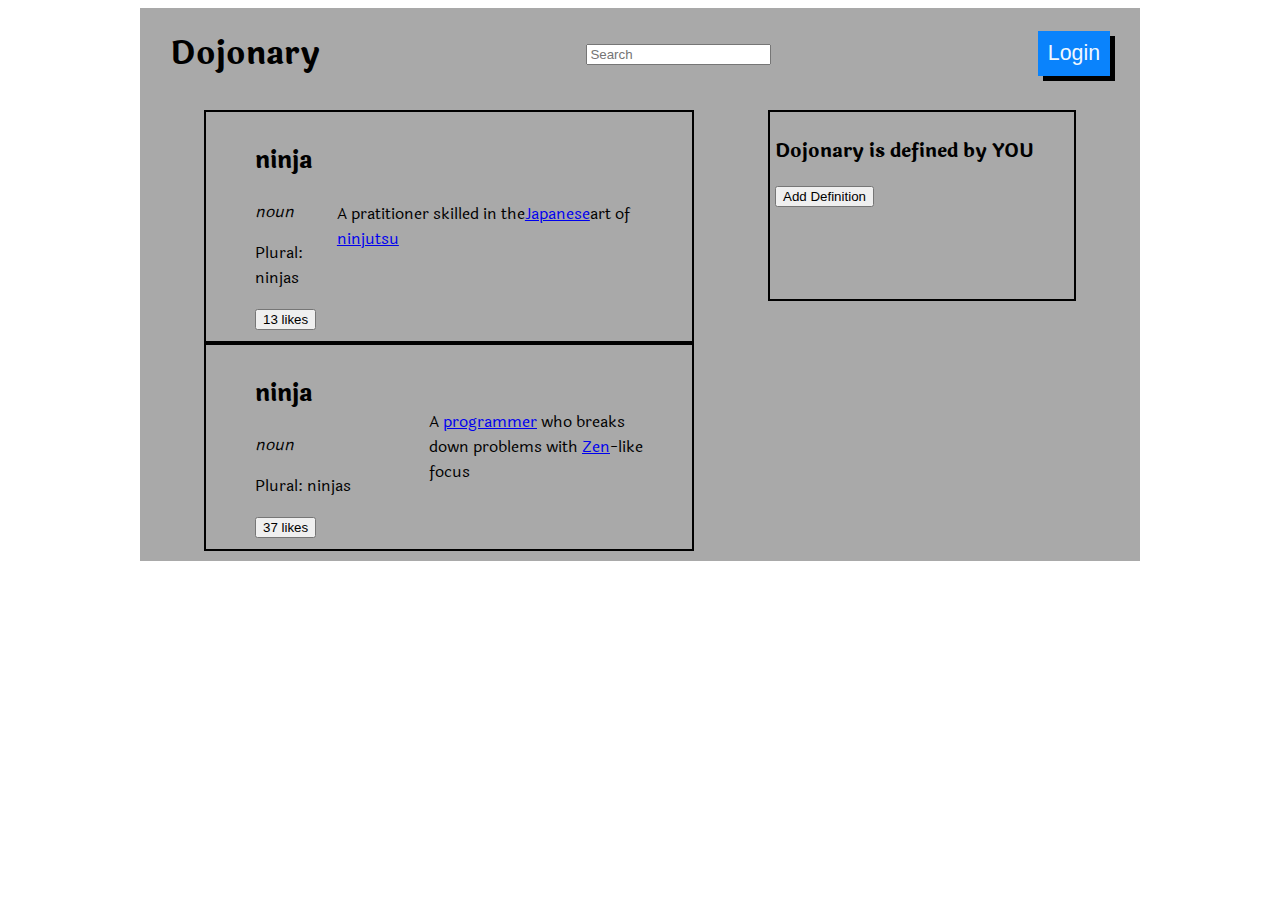
<file: Fisk_Rindy_Button_Clicker/index.html>
<!DOCTYPE html>
<html lang="en">
<head>
    <meta charset="UTF-8">
    <meta http-equiv="X-UA-Compatible" content="IE=edge">
    <meta name="viewport" content="width=device-width, initial-scale=1.0">
    <title>Button Clicker</title>
    <link rel="stylesheet" href="style.css"><link rel="preconnect" href="https://fonts.googleapis.com">
<link rel="preconnect" href="https://fonts.gstatic.com" crossorigin>
<link href="https://fonts.googleapis.com/css2?family=Laila&display=swap" rel="stylesheet">
    <script src="script.js" defer></script>
</head>
<body>
    <div id="wrapper">
        <!--Navbar-->
        <div id="nav">
            <h1 class="nav_title">Dojonary</h1>
            <form>
                <input type="text" name="search" placeholder="Search" class="search">
            </form>
            <button class="button1" onclick="Login(this)">Login</button>
        </div>
        <!--Main Body of page-->
        <div id="main">
            <!--Japanese/Ninjutsu definition of Ninja-->
            <div class="output">
                <div class="japanese">
                    <div class="ninjutsu_title">
                        <h2>ninja</h2>
                        <p><em>noun</em></p>
                        <p>Plural: ninjas</p>
                        <Button class="button2"  onclick="message()">13 likes</Button>
                    </div>
                    <p class="ninjutsu_definition">A pratitioner skilled in the<a href="https://www.merriam-webster.com/dictionary/Japanese">Japanese</a>art of <a href="https://www.merriam-webster.com/dictionary/ninjutsu">ninjutsu</a></p>
                </div>
                <!--Programmer definition of Ninja-->
                <div class="programmer">
                    <div class="programmer_title">
                        <h2>ninja</h2>
                        <p><em>noun</em></p>
                        <p>Plural: ninjas</p>
                        <button class="button3" onclick="message()">37 likes</button>
                    </div>
                    <p class="programmer_definition">
                        <p>A <a href="https://www.merriam-webster.com/dictionary/programmer">programmer</a> who breaks<br>
                        down problems with <a href="https://www.merriam-webster.com/dictionary/Zen">Zen</a>-like<br>
                        focus</p>
                </div>
            </div>
            <!--Adding Definition-->
            <div class="input">
                <h3>Dojonary is defined by YOU</h3>
                <button class="button4" onclick="hide(this)">Add Definition</button>
            </div>
        </div>
    </div>
</body>
</html>
</file>
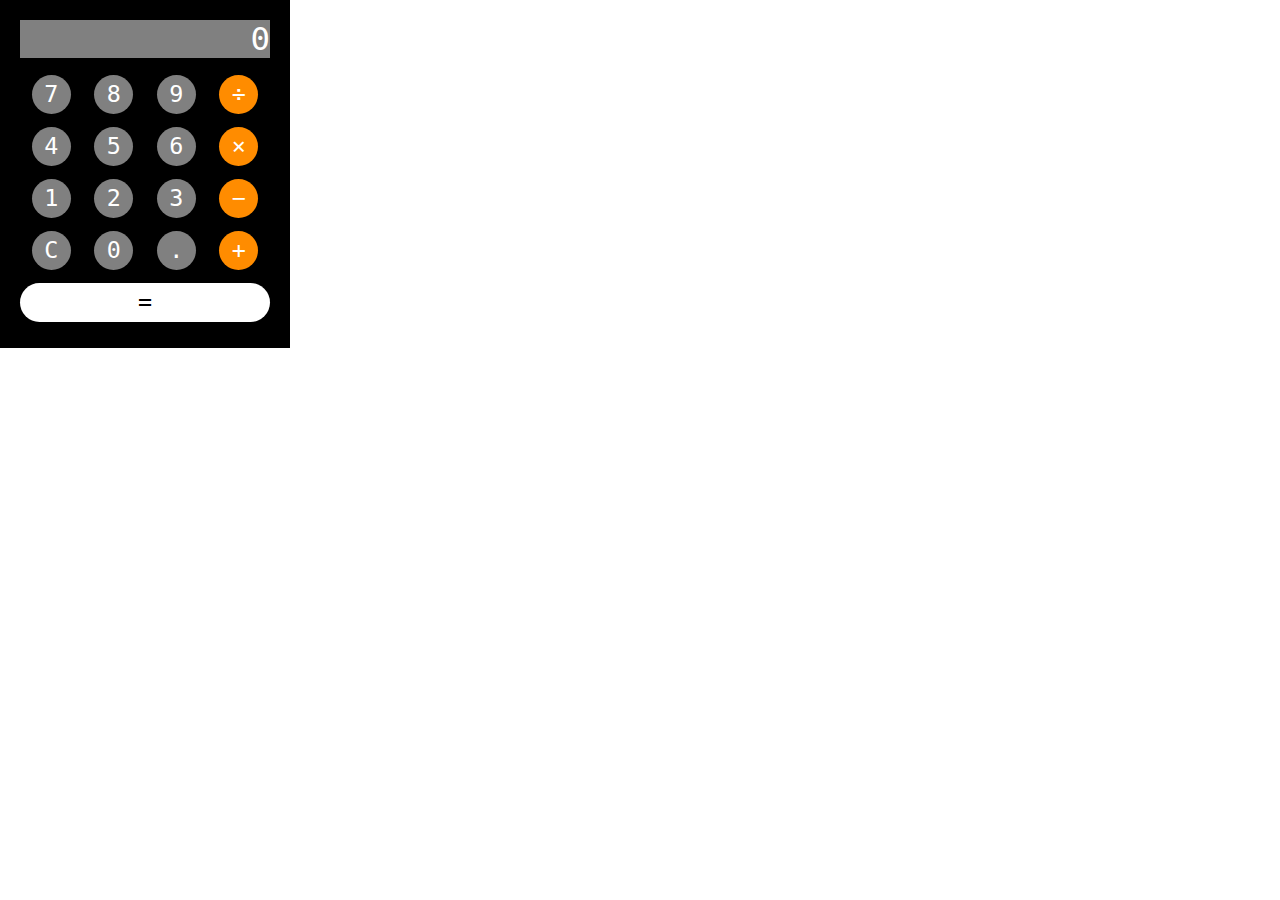
<file: Fisk_Rindy_Calculator/index.html>
<!DOCTYPE html>
<html lang="en">
<head>
    <meta charset="UTF-8">
    <meta http-equiv="X-UA-Compatible" content="IE=edge">
    <meta name="viewport" content="width=device-width, initial-scale=1.0">
    <title>calculator</title>
    <link rel="stylesheet" href="style.css"><script src="script.js" defer></script>
</head>
<body>
    <div id="calculator">
        <div id="display">0</div>
            <div class="row">
                <button onclick="press(7);">7</button>
                <button onclick="press(8);">8</button>
                <button onclick="press(9);">9</button>
                <button class="operator" onclick="setOP('/');">&divide;</button>
            </div>
            <div class="row">
                <button onclick="press(4);">4</button>
                <button onclick="press(5);">5</button>
                <button onclick="press(6);">6</button>
                <button class="operator" onclick="setOP('*');">&times;</button>
            </div>
            <div class="row">
                <button onclick="press(1);">1</button>
                <button onclick="press(2);">2</button>
                <button onclick="press(3);">3</button>
                <button class="operator" onclick="setOP('-');">&minus;</button>
            </div>
            <div class="row">
                <button onclick="clr();">C</button>
                <button onclick="press(0);">0</button>
                <button onclick="press('.');">.</button>
                <button class="operator" onclick="setOP('+');">&plus;</button>
            </div>
            <div class="row">
                <button id="equals" onclick="calculate()">&equals;</div>
            </div>
        </div>
    </div>  
    
</body>
</html>
</file>
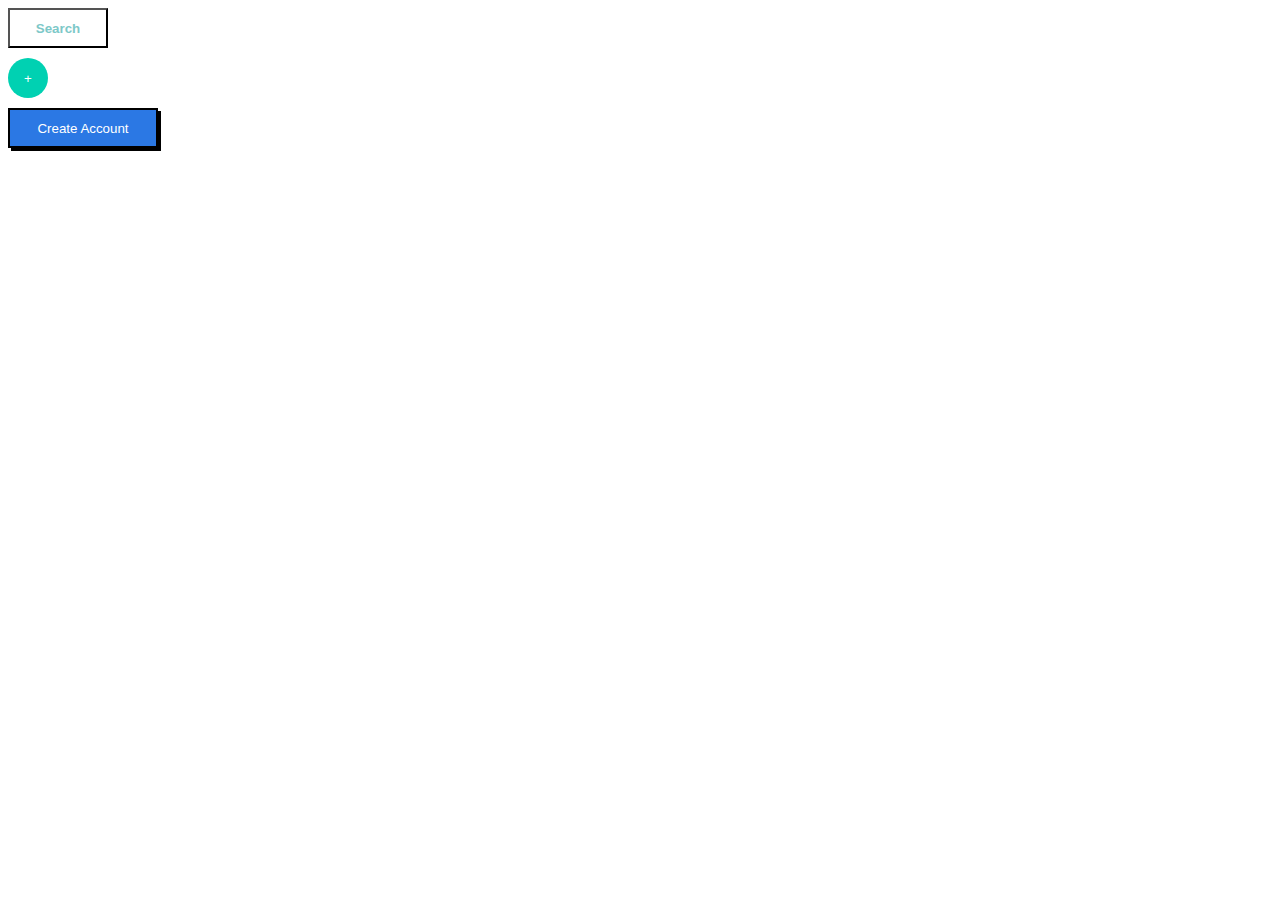
<file: Fisk_Rindy_CSS_Button_Up/index.html>
<!DOCTYPE html>
<html lang="en">
<head>
    <meta charset="UTF-8">
    <meta http-equiv="X-UA-Compatible" content="IE=edge">
    <meta name="viewport" content="width=device-width, initial-scale=1.0">
    <title>Button Up</title>
    <link rel="stylesheet" href="style.css">
</head>
<body>
    <button class="btn-search">Search</button>
    <button class="btn-add">+</button>
    <button class = "btn-primary">Create Account</button>
</body>
</html>
</file>
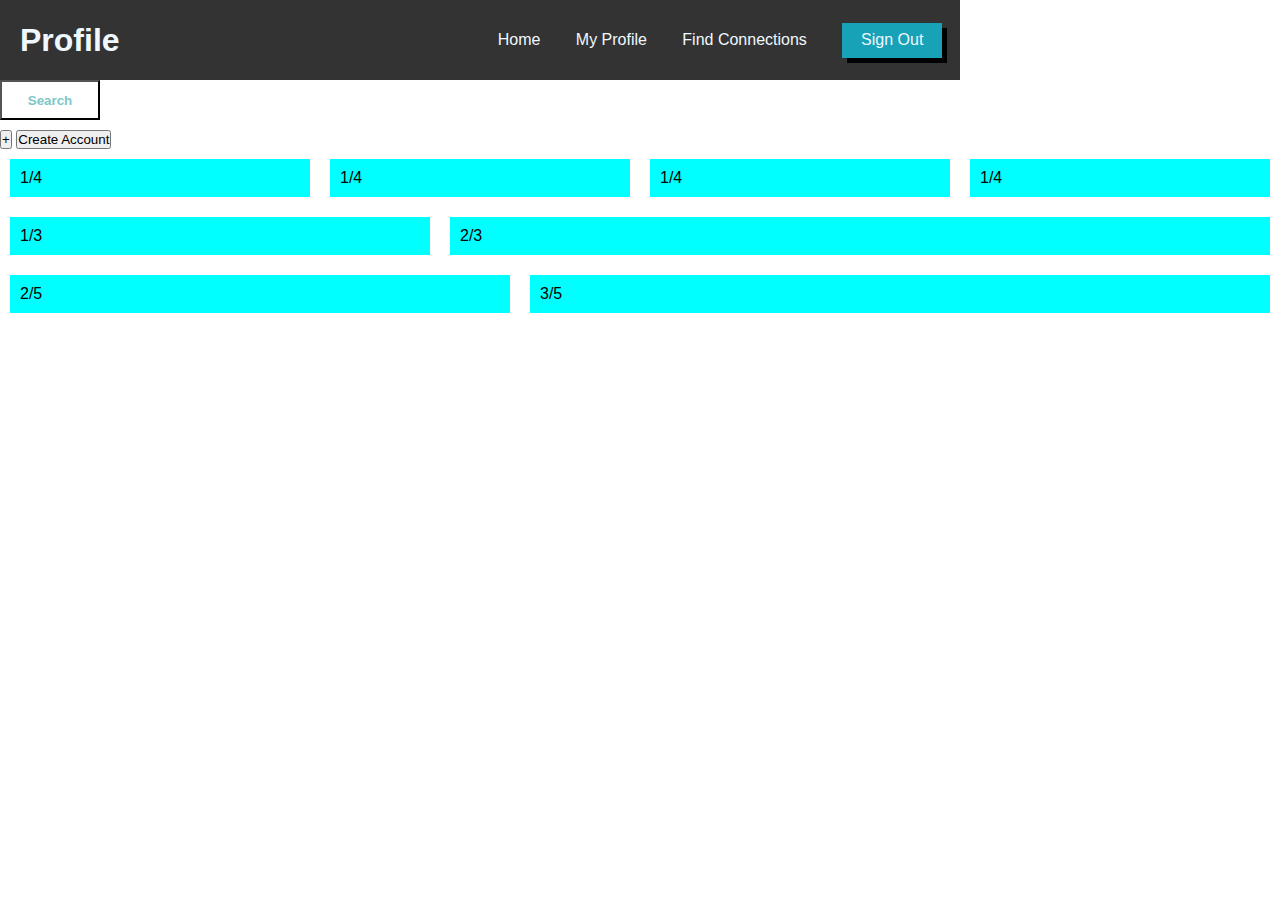
<file: Fisk_Rindy_CSS_Library/index.html>
<!DOCTYPE html>
<html lang="en">
<head>
    <meta charset="UTF-8">
    <meta http-equiv="X-UA-Compatible" content="IE=edge">
    <meta name="viewport" content="width=device-width, initial-scale=1.0">
    <title>Document</title>
    <link rel="stylesheet" href="dojo.css">
</head>
<body>
        
    <!--Navbar-->
    <div class="nav">
        <h1 class="nav-title">Profile</h1>
        <ul class="nav-links">
            <li><a href="#">Home</a></li>
            <li><a href="#" class="active">My Profile</a></li>
            <li><a href="#">Find Connections</a></li>
            <li><button class="btn">Sign Out</button></li>
        </ul>
    </div>

    <!--Button-->
    <div>
        <button class="btn-search">Search</button>
        <button class="btn-add">+</button>
        <button class = "btn-primary">Create Account</button>
    </div>

        <!--Flex-ible columns-->
    <div>
        <div class="row">
            <div class="col">1/4</div>
            <div class="col">1/4</div>
            <div class="col">1/4</div>
            <div class="col">1/4</div>
        </div>
        <div class="row">
            <div class="col">1/3</div> 
            <div class="col-2">2/3</div>
        </div>
        <div class="row">
            <div class="col-2">2/5</div>
            <div class="col-3">3/5</div>
        </div>      
    </div>

</body>
</html>
</file>
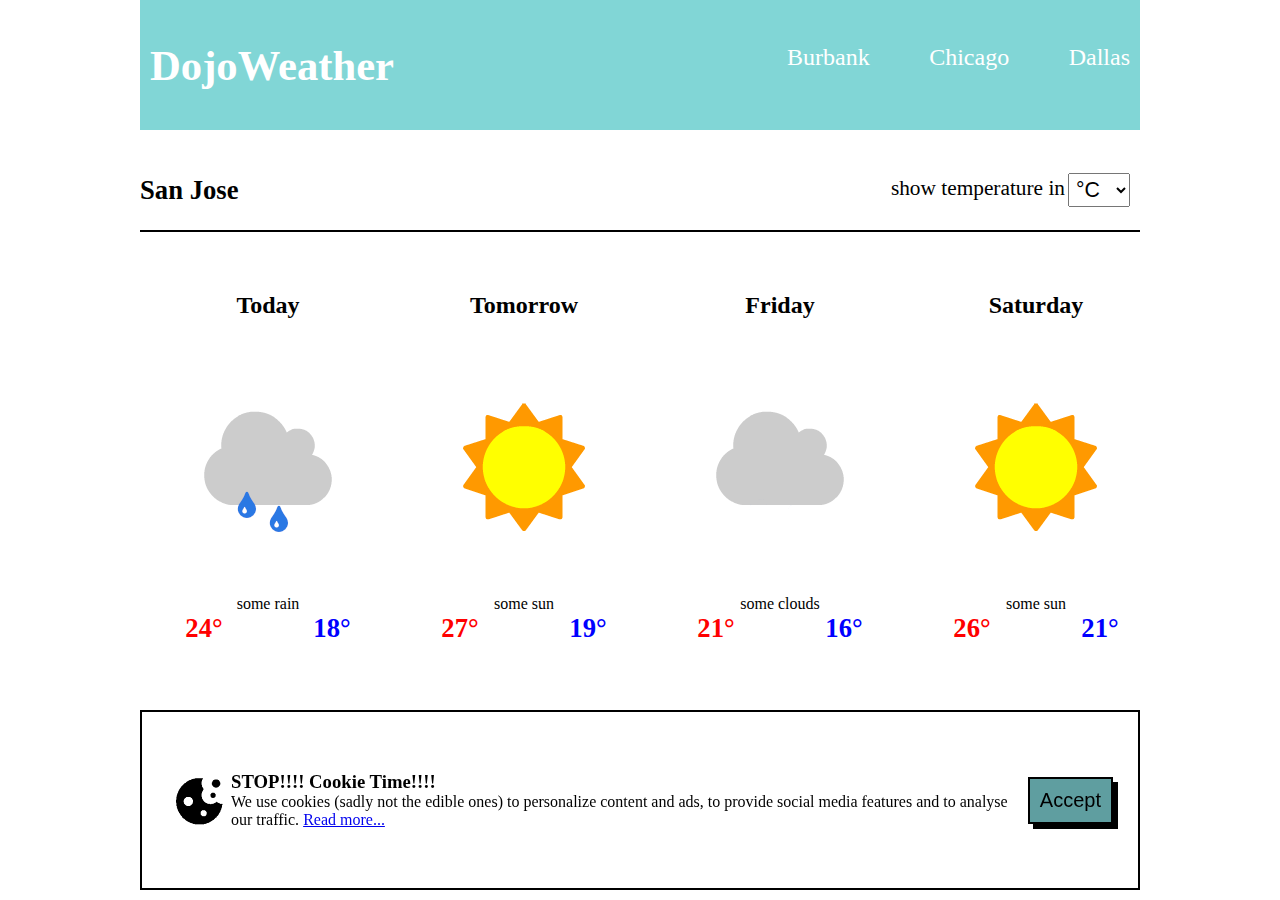
<file: Fisk_Rindy_DojoWeather/index.html>
<!DOCTYPE html>
<html lang="en">
<head>
    <meta charset="UTF-8">
    <meta http-equiv="X-UA-Compatible" content="IE=edge">
    <meta name="viewport" content="width=device-width, initial-scale=1.0">
    <title>DojoWeather</title>
    <link rel="stylesheet" href="style.css">
    <script src="script.js" defer></script>
</head>
<body>
    <div id="wrapper">

        <!--navbar-->

        <div id="nav">
            <h1>DojoWeather</h1>
            <ul class="cities">
                <li onclick="loading_report()"><a href="#">Burbank</a></li>
                <li onclick="loading_report()"><a href="#">Chicago</a></li>
                <li onclick="loading_report()"><a href="#">Dallas</a></li>
            </ul>
        </div>

        <!--Body of Forcast page-->

        <div id="town_forcast">

            <!--town top-->

            <div class="town_banner">
                <h2>San Jose</h2>
                <form>
                    <p>show temperature in</p>
                    <select name="celsius_fahrenheit" onchange="temp_select(this)">
                        <option>°C</option>
                        <option>°F</option>
                    </select>
                </form>
            </div>

            <!--Days-->

            <div class="forcast_columns">
                <div class="forcast">
                    <h2>Today</h2>
                    <img src="assets/some_rain.png" alt="some_rain">
                    <p>some rain</p>
                    <p class="degrees">
                        <span class="top_temp" id="temp1">24</span>
                        <span class="low_temp" id="temp2">18</span>
                    </p>
                </div>
                <div class="forcast">
                    <h2>Tomorrow</h2>
                    <img src="assets/some_sun.png" alt="some_sun">
                    <p>some sun</p>
                    <p class="degrees">
                        <span class="top_temp" id="temp3">27</span>
                        <span class="low_temp" id="temp4">19</span>
                    </p>
                </div>
                <div class="forcast">
                    <h2>Friday</h2>
                    <img src="assets/some_clouds.png" alt="some_clouds">
                    <p>some clouds</p>
                    <p class="degrees">
                        <span class="top_temp" id="temp5">21</span>
                        <span class="low_temp" id="temp6">16</span>
                    </p>
                </div>
                <div class="forcast">
                    <h2>Saturday</h2>
                    <img src="assets/some_sun.png" alt="some_sun">
                    <p>some sun</p>
                    <p class="degrees">
                        <span class="top_temp" id="temp7">26</span>
                        <span class="low_temp" id="temp8">21</span>
                    </p>
                </div>
            </div>
        </div>
    </div>

    <!--POP UP Alert-->

    <div id="popup">
        <div class="cookiePopup">
            <img src="assets/cookie.png" alt="policy">
            <div class="notice">
                <h3> STOP!!!! Cookie Time!!!!</h3>
                <p>We use cookies (sadly not the edible ones) to personalize content and ads, to provide social media features and to analyse our traffic. <a href="#">Read more... </a></p>
            </div>
            <button class="popup_button" onclick="accept()">Accept</button>
        </div>
    </div>
</body>
</html>
</file>
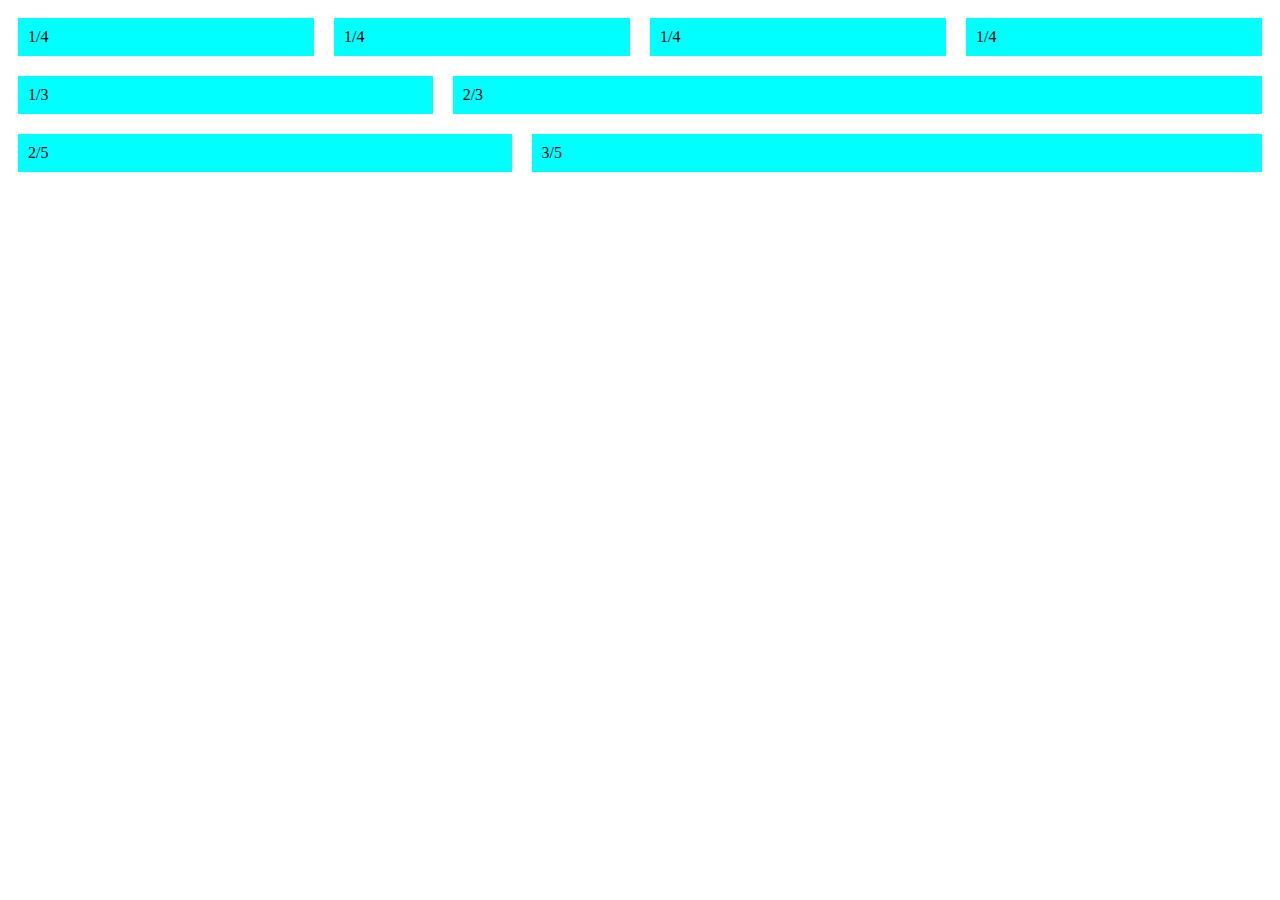
<file: Fisk_Rindy_Flex-ible_Columns/index.html>
<!DOCTYPE html>
<html lang="en">
<head>
    <meta charset="UTF-8">
    <meta http-equiv="X-UA-Compatible" content="IE=edge">
    <meta name="viewport" content="width=device-width, initial-scale=1.0">
    <title>Flexible Columns</title>
    <link rel="stylesheet" href="style.css">
</head>
<body>
    <div class="row">
        <div class="col">1/4</div>
        <div class="col">1/4</div>
        <div class="col">1/4</div>
        <div class="col">1/4</div>
    </div>
    <div class="row">
        <div class="col">1/3</div> 
        <div class="col-2">2/3</div>
    </div>
    <div class="row">
        <div class="col-2">2/5</div>
        <div class="col-3">3/5</div>
    </div>      
</body>
</html>
</file>
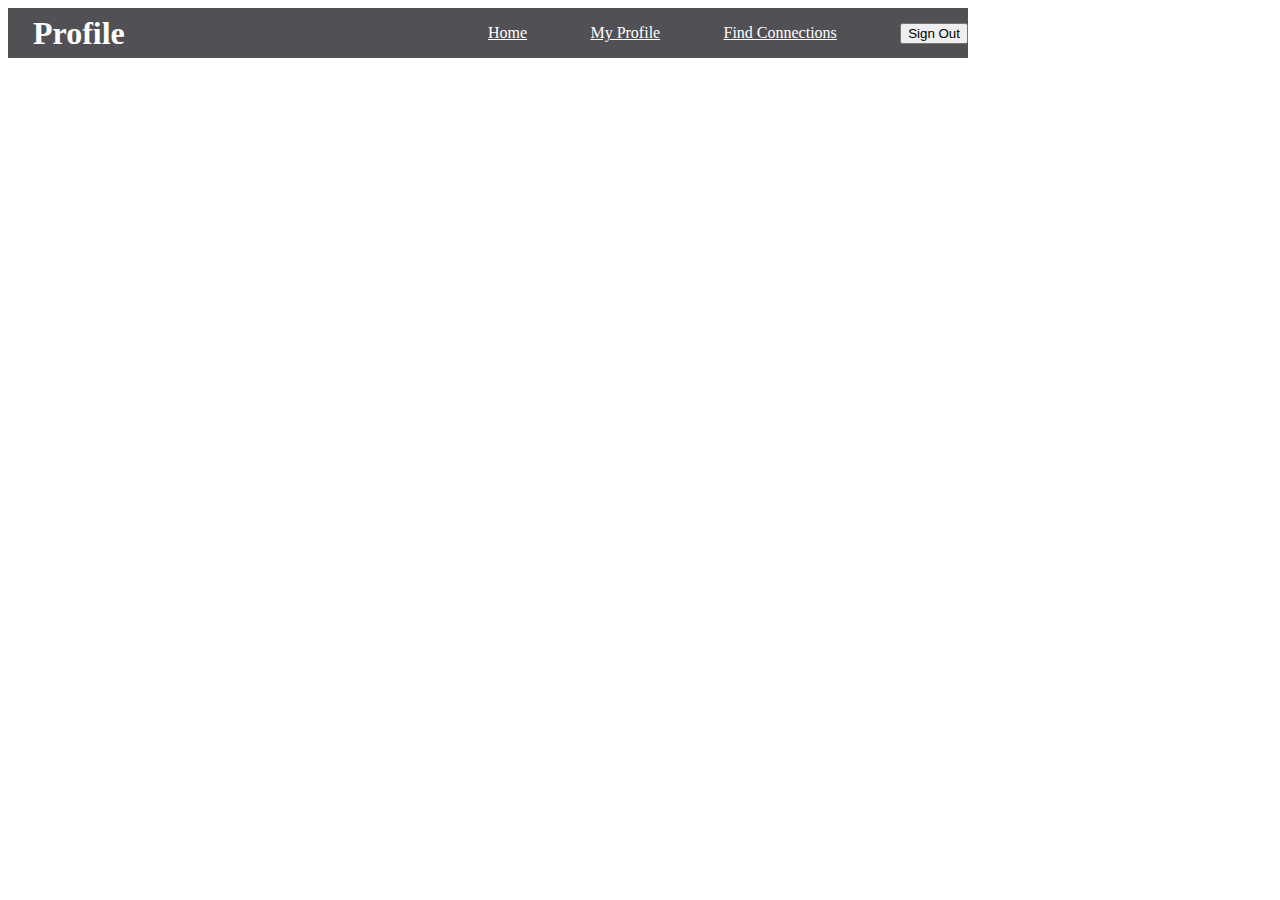
<file: Fisk_Rindy_Flex_Navbar/index.html>
<!DOCTYPE html>
<html lang="en">
<head>
    <meta charset="UTF-8">
    <meta http-equiv="X-UA-Compatible" content="IE=edge">
    <meta name="viewport" content="width=device-width, initial-scale=1.0">
    <title>Flex Navbar</title>
    <link rel="stylesheet" href="style.css">
</head>
<body>
    <div class="nav">
        <h1 class="nav-title">Profile</h1>
        <ul class="nav-links">
            <li><a href="#">Home</a></li>
            <li><a href="#" class="active">My Profile</a></li>
            <li><a href="#">Find Connections</a></li>
            <li><button class="btn">Sign Out</button></li>
        </ul>
    </div>  
</body>
</html>
</file>
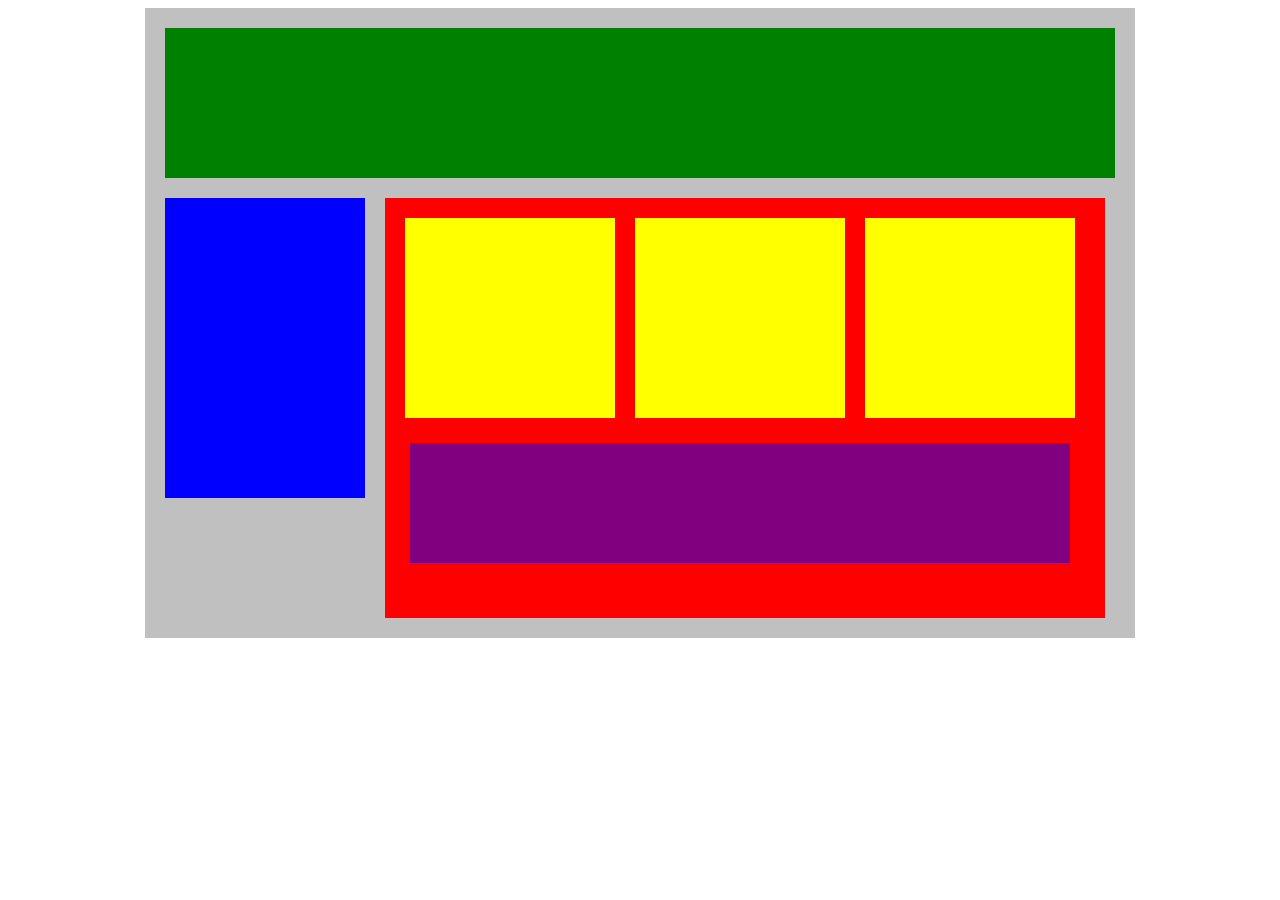
<file: Fisk_Rindy_Flex_Our_Blocks/index.html>
<!DOCTYPE html>
<html lang="en">
<head>
    <title>Position Practice</title>
    <link rel="stylesheet" type="text/css" href="style.css">
</head>
<body>
    <div class="container">
        <div class="top-nav"></div>
        <div class="row">
            <div class="side-nav"></div>
            <div class="main">
                <div class="row">
                    <div class="sub-content"></div>
                    <div class="sub-content"></div>
                    <div class="sub-content"></div>
                </div>
                <div id="advertisement"></div>
            </div>
        </div>
    </div>
</body>
</html>
</file>
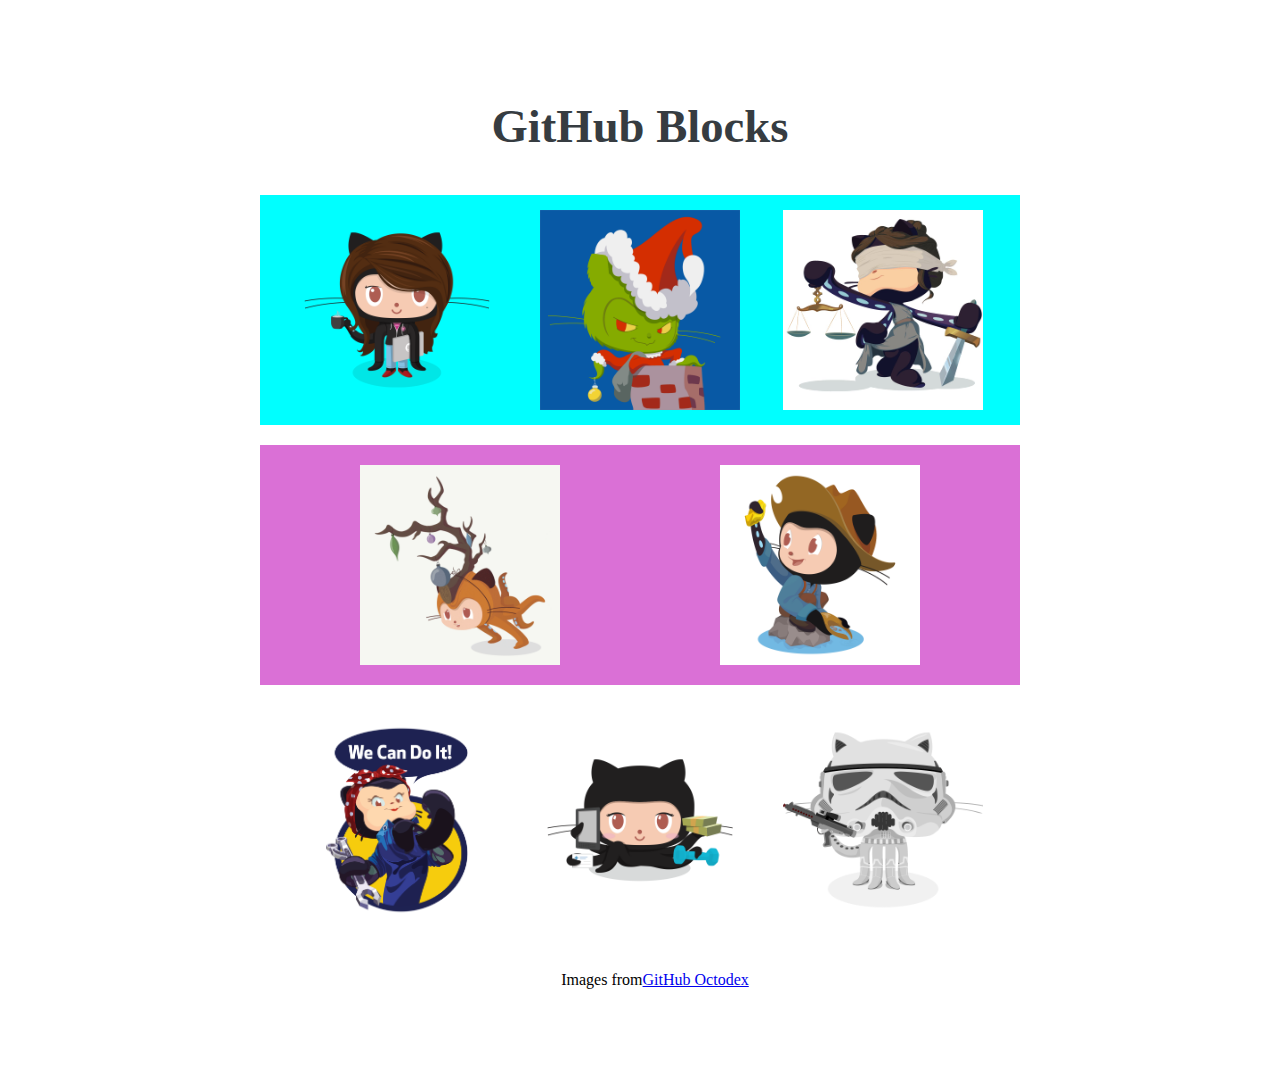
<file: Fisk_Rindy_GitHub_Blocks/index.html>
<!DOCTYPE html>
<html lang="en">
<head>
    <meta charset="UTF-8">
    <meta http-equiv="X-UA-Compatible" content="IE=edge">
    <meta name="viewport" content="width=device-width, initial-scale=1.0">
    <title>Cat Pictures</title>
    <link rel="stylesheet" href="style.css">
</head>
<body>
    <div id="wrapper">
        <h1>GitHub Blocks</h1>
        <div class="blue">
            <img src="img/femalecodertocat.png" alt="Female Coder Cat">
            <img src="img/grinchtocat.gif" alt="Grinch Cat">
            <img src="img/justicetocat.jpg" alt="Justice Cat">
        </div>
        <div class="pink">
            <img src="img/maxtocat.gif" alt="Max Cat">
            <img src="img/minertocat.png" alt="Miner Cat">
        </div>
        <div class="white">
            <img src="img/mona-the-rivetertocat.png" alt="Riveter Cat">
            <img src="img/motherhubbertocat.png" alt="Mother Hubber Cat">
            <img src="img/stormtroopocat.png" alt="Storm Trooper Cat">
        </div>
        <div class="github">
            <p>Images from<a href="https://octodex.github.com">GitHub Octodex</a></p>
        </div>
    </div>
</body>
</html>
</file>
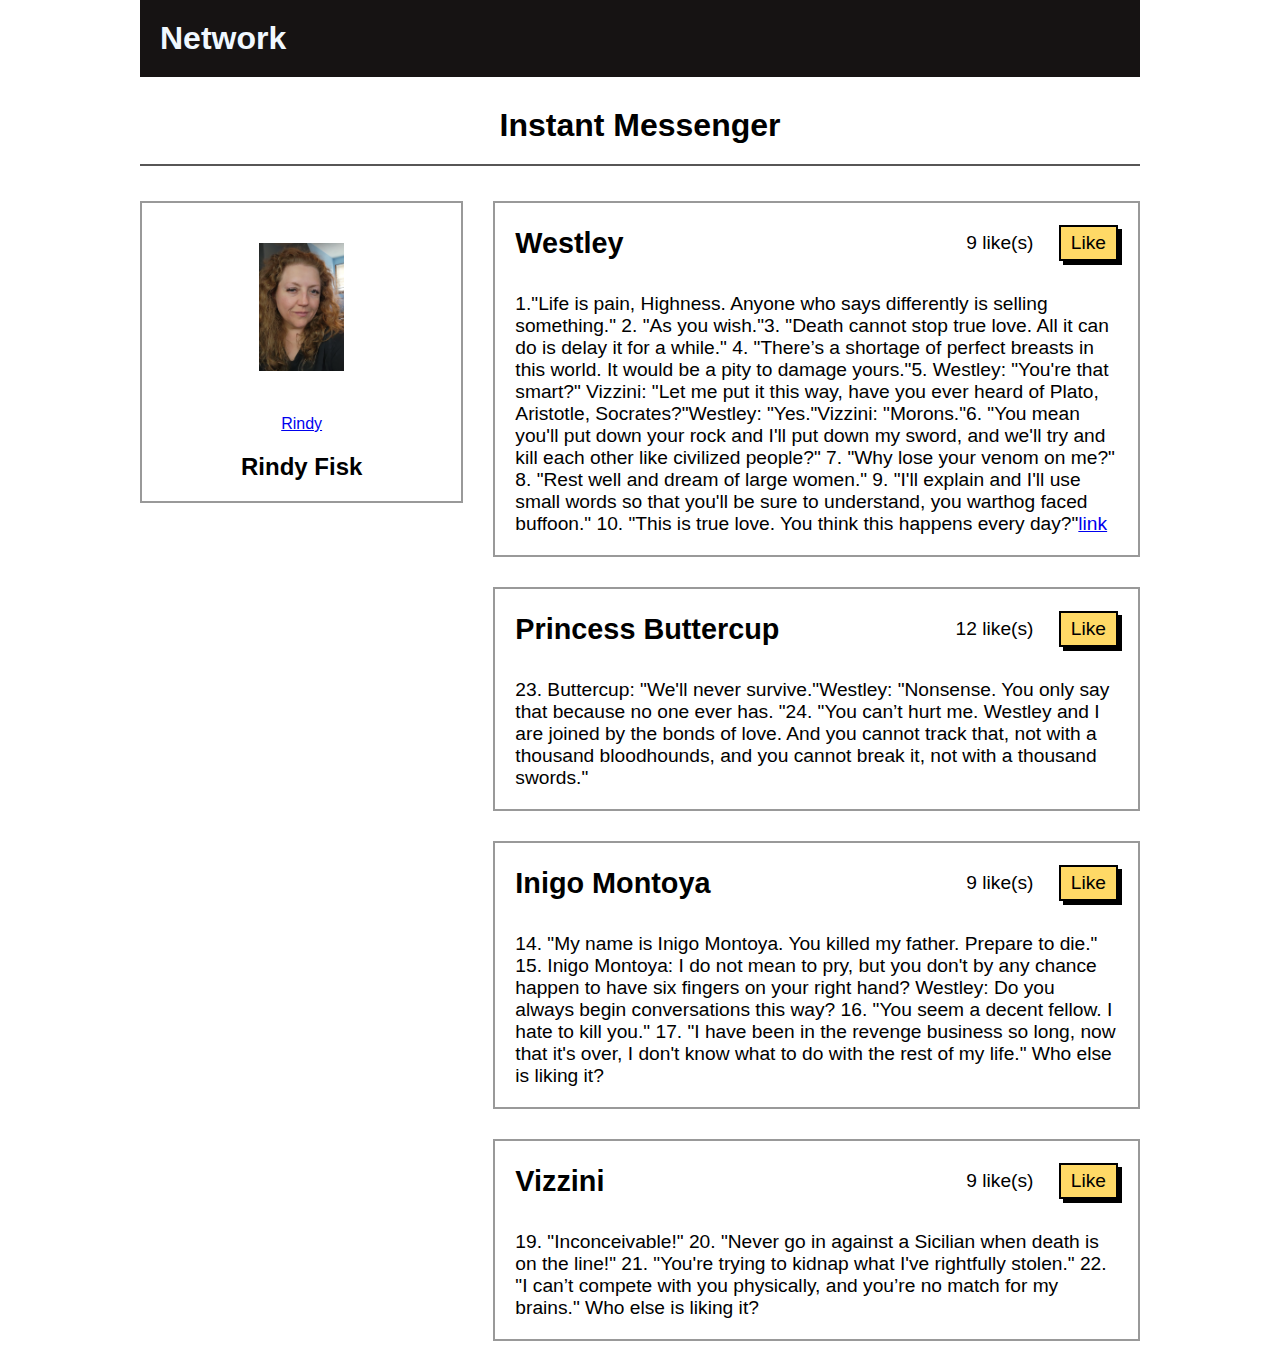
<file: Fisk_Rindy_Likes_Vol_2/index.html>
<!DOCTYPE html>
<html lang="en">
<head>
    <meta charset="UTF-8">
    <meta http-equiv="X-UA-Compatible" content="IE=edge">
    <meta name="viewport" content="width=device-width, initial-scale=1.0">
    <title>Likes</title>
    <link rel="stylesheet" href="style.css">
    <script src="script.js" defer></script>
</head>
<body>
    <div class="container">
        <!--Heading of page-->
        <div class="top">
            <h1>Network</h1>
        </div>
        <!--Title-->
        <h1 class="title">Instant Messenger</h1>
        <div class="banner_line">
            <!--Left Side w/ Avatar-->
            <div class="left">
                <div class="me">
                    <img src="img/Screenshot 2023-04-04 155504.png" alt="user" class="avatar">
                    <p><a href="#">Rindy</a></p>
                    <h2>Rindy Fisk</h2>
                </div>
            </div>

            <!--Right Side w/ Posts-->
            
            <div class="right">
                <div class="post">
                    <!--Westley-->
                    <div class="top-line">
                        <h2>Westley</h2>
                        <div class="likes">
                            <span id="post1">9 like(s)</span>
                            <button class="like-btn" onclick="like1()">Like</button>
                        </div>
                    </div>
                    <p>1."Life is pain, Highness. Anyone who says differently is selling something." 2. "As you wish."3. "Death cannot stop true love. All it can do is delay it for a while."  4. "There’s a shortage of perfect breasts in this world. It would be a pity to damage yours."5. Westley: "You're that smart?" Vizzini: "Let me put it this way, have you ever heard of Plato, Aristotle, Socrates?"Westley:  "Yes."Vizzini: "Morons."6. "You mean you'll put down your rock and I'll put down my sword, and we'll try and kill each other like civilized people?" 7. "Why lose your venom on me?" 8. "Rest well and dream of large women." 9. "I'll explain and I'll use small words so that you'll be sure to understand, you warthog faced buffoon." 10. "This is true love. You think this happens every day?"<a href="https://parade.com/983468/alexandra-hurtado/princess-bride-quotes/">link</a></p>
                </div>
                <!--Princess Buttercup-->
                <div class="post">
                    <div class="top-line">
                        <h2>Princess Buttercup</h2>
                        <div class="likes">
                            <span id="post2">12 like(s)</span>
                            <button class="like-btn" onclick="like2()">Like</button>
                        </div>
                    </div>
                    <p>23. Buttercup: "We'll never survive."Westley: "Nonsense. You only say that because no one ever has. "24. "You can’t hurt me. Westley and I are joined by the bonds of love. And you cannot track that, not with a thousand bloodhounds, and you cannot break it, not with a thousand swords." </p>
                </div>
                <!--Inigo Montoya-->
                <div class="post">
                    <div class="top-line">
                        <h2>Inigo Montoya</h2>
                        <div class="likes">
                            <span id="post3">9 like(s)</span>
                            <button class="like-btn" onclick="like3()">Like</button>
                        </div>
                    </div>
                    <p>14. "My name is Inigo Montoya. You killed my father. Prepare to die." 15. Inigo Montoya: I do not mean to pry, but you don't by any chance happen to have six fingers on your right hand? Westley: Do you always begin conversations this way? 16. "You seem a decent fellow. I hate to kill you." 17. "I have been in the revenge business so long, now that it's over, I don't know what to do with the rest of my life." Who else is liking it?</p>
                </div>
                <!--Vizzini-->
                <div class="post">
                    <div class="top-line">
                        <h2>Vizzini</h2>
                        <div class="likes">
                            <span id="post4">9 like(s)</span>
                            <button class="like-btn" onclick="like4()">Like</button>
                        </div>
                    </div>
                    <p>19. "Inconceivable!" 20. "Never go in against a Sicilian when death is on the line!" 21. "You're trying to kidnap what I've rightfully stolen." 22. "I can’t compete with you physically, and you’re no match for my brains." Who else is liking it?</p>
                </div>
            </div>
        </div>
    </div>
    <script src="script.js"></script>
</body>
</html>
</file>
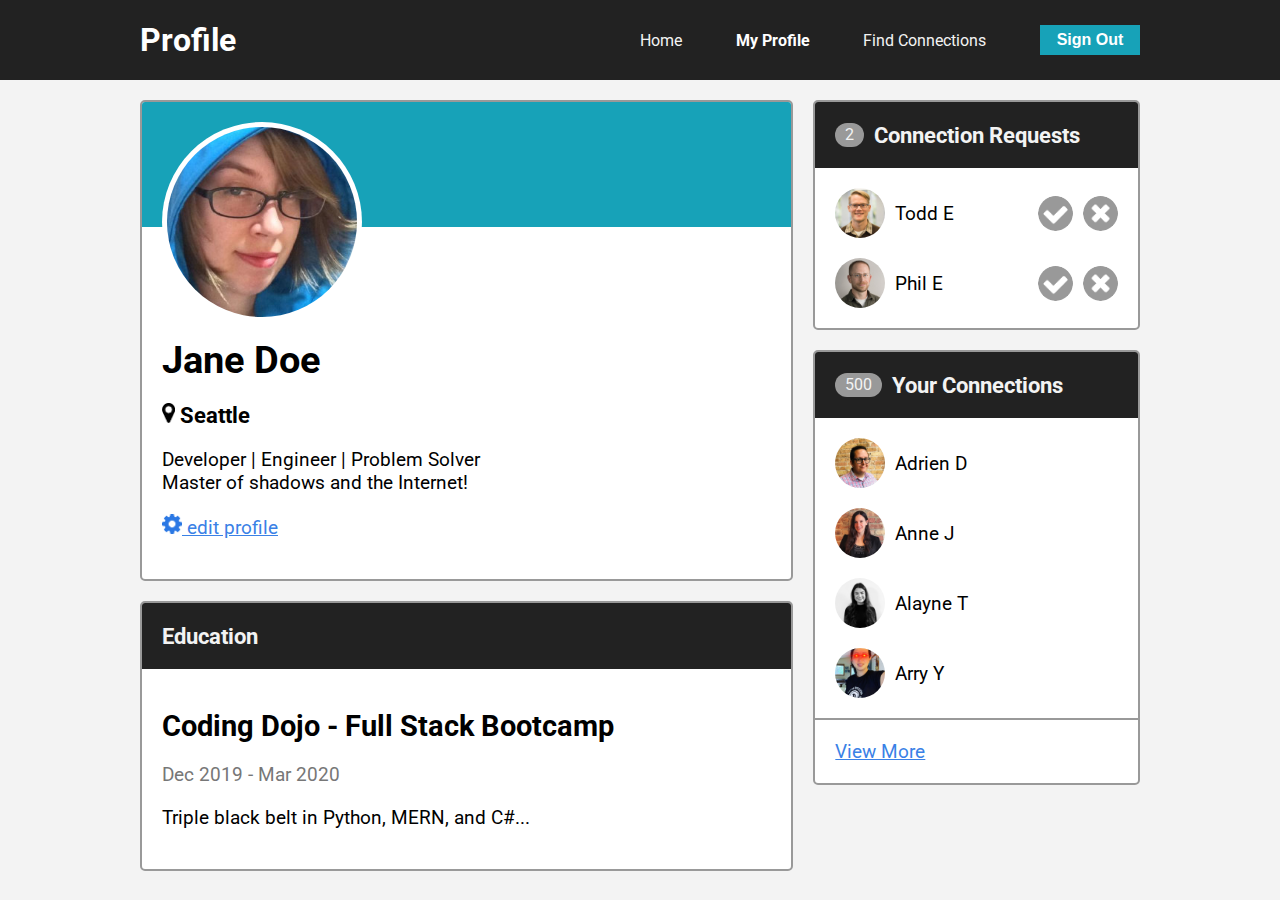
<file: Fisk_Rindy_Making_Connections/index.html>
<!DOCTYPE html>
<html lang="en">
<head>
    <meta charset="UTF-8">
    <meta name="viewport" content="width=device-width, initial-scale=1.0">
    <title>Profile Page</title>
    <link rel="stylesheet" href="style.css">
    <link rel="preconnect" href="https://fonts.gstatic.com">
    <link href="https://fonts.googleapis.com/css2?family=Roboto&display=swap" rel="stylesheet">
</head>
<body>

    <!-- navbar -->
    <div class="nav">
        <div class="flex-container">
            <h1 class="nav-title">Profile</h1>
            <ul class="nav-links">
                <li><a href="#">Home</a></li>
                <li><a href="#" class="active">My Profile</a></li>
                <li><a href="#">Find Connections</a></li>
                <li><button class="btn">Sign Out</button></li>
            </ul>
        </div>
    </div>

    <!-- main -->
    <div class="flex-container main">

        <!-- 2/3 width column -->
        <div class="col-2">

            <!-- user info card -->
            <div class="card user-card">
                <div class="card-header">
                    <img src="images/jane-m.jpg" alt="jane" class="avatar-m">
                </div>
                <div class="card-body">

                    <!--Added ID to username-->

                    <h1 id="username">Jane Doe</h1>
                    <h3><img src="icons/map-marker.png" alt="pin" class="icon-s"> Seattle</h3>
                    <p>Developer | Engineer | Problem Solver<br>
                    Master of shadows and the Internet!</p>

                        <!--Added the onclick function to change username-->

                    <p onclick="edit()"><a href="#"><img src="icons/gear.png" alt="gear" class="icon-s"> edit profile</a></p>
                </div>
            </div>

            <!-- user education card -->
            <div class="card">
                <div class="card-header">
                    <h3>Education</h3>
                </div>
                <div class="card-body">
                    <h2>Coding Dojo - Full Stack Bootcamp</h2>
                    <p class="dates">Dec 2019 - Mar 2020</p>
                    <p>Triple black belt in Python, MERN, and C#...</p>
                </div>
            </div>

        </div>

        <!-- 1/3 width column -->
        <div class="col-1">

            <!-- connection requests card -->
            <div class="card">
                <div class="card-header">

                    <!--Request count will change with every choice of accept or ignore-->

                    <span class="badge" id="requests">2</span>
                    <h3>Connection Requests</h3>
                </div>
                <ul class="card-list">

                    <!--Added ID & additional name-->

                    <li class="card-list-item" id="friend_request1">
                        <span>
                            <img src="images/todd-s.jpg" alt="todd" class="avatar-s">
                            Todd E
                        </span>
                        <span>

                            <!--Added onclick accept & ignore to friend request img's-->

                            <img src="icons/accept-circle.png" alt="accept" class="icon" onclick='accept("#friend_request1")'>
                            <img src="icons/close-circle.png" alt="close" class="icon" onclick='ignore("#friend_request1")'>
                        </span>
                    </li>

                    <!--Added ID & additional name-->

                    <li class="card-list-item" id="friend_request2">
                        <span>
                            <img src="images/phil-s.jpg" alt="phil" class="avatar-s">
                            Phil E
                        </span>
                        <span>

                            <!--Added onclick accept & ignore to friend request img's-->

                            <img src="icons/accept-circle.png" alt="accept" class="icon" onclick='accept("#friend_request2")'>
                            <img src="icons/close-circle.png" alt="close" class="icon" onclick='ignore("#friend_request2")'>
                        </span>
                    </li>
                </ul>
            </div>

            <!-- your connections card -->
            <div class="card">
                <div class="card-header">

                        <!--Removed the "+" in the connections # - otherwise error - Connections count will change if a person is accepted-->

                    <span class="badge" id="connections">500</span>
                    <h3>Your Connections</h3>
                </div>
                <ul class="card-list">
                    <li class="card-list-item start">
                        <img src="images/adrien-s.jpg" alt="adrien" class="avatar-s">
                        Adrien D
                    </li>
                    <li class="card-list-item start">
                        <img src="images/anne-s.jpg" alt="anne" class="avatar-s">
                        Anne J
                    </li>
                    <li class="card-list-item start">
                        <img src="images/alayne-s.jpg" alt="alayne" class="avatar-s">
                        Alayne T
                    </li>
                    <li class="card-list-item start">
                        <img src="images/arry-s.jpg" alt="arry" class="avatar-s">
                        Arry Y
                    </li>
                </ul>
                <div class="card-footer">
                    <a href="#">View More</a>
                </div>
            </div>

        </div>
    </div>

    <script src="script.js"></script>
</body>
</html>
</file>
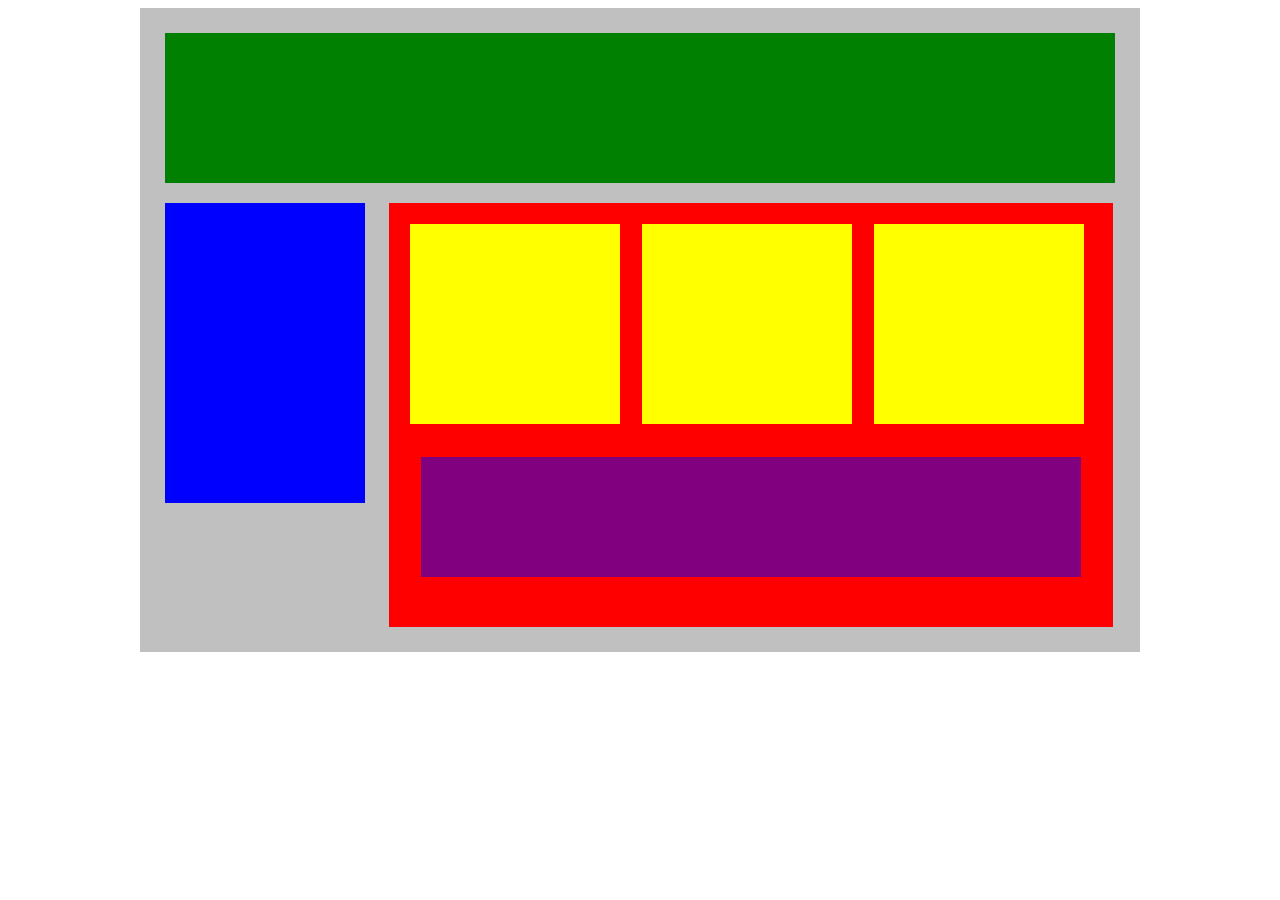
<file: Fisk_Rindy_Plotting_Our_Blocks/index.html>
<!DOCTYPE html>
<html lang="en">
<head>
    <meta charset="UTF-8">
    <meta http-equiv="X-UA-Compatible" content="IE=edge">
    <meta name="viewport" content="width=device-width, initial-scale=1.0">
    <title>Position Practice</title>
    <link rel="stylesheet" type="text/css" href="style.css">
</head>
<body>
    <div class="container">
        <div class="top-nav"></div>
        <div class="side-nav"></div>
        <div class="main">
            <div class="sub-content"></div>
            <div class="sub-content"></div>
            <div class="sub-content"></div>
            <div id="advertisement"></div>
        </div>
    </div>
</body>
</html>
</file>
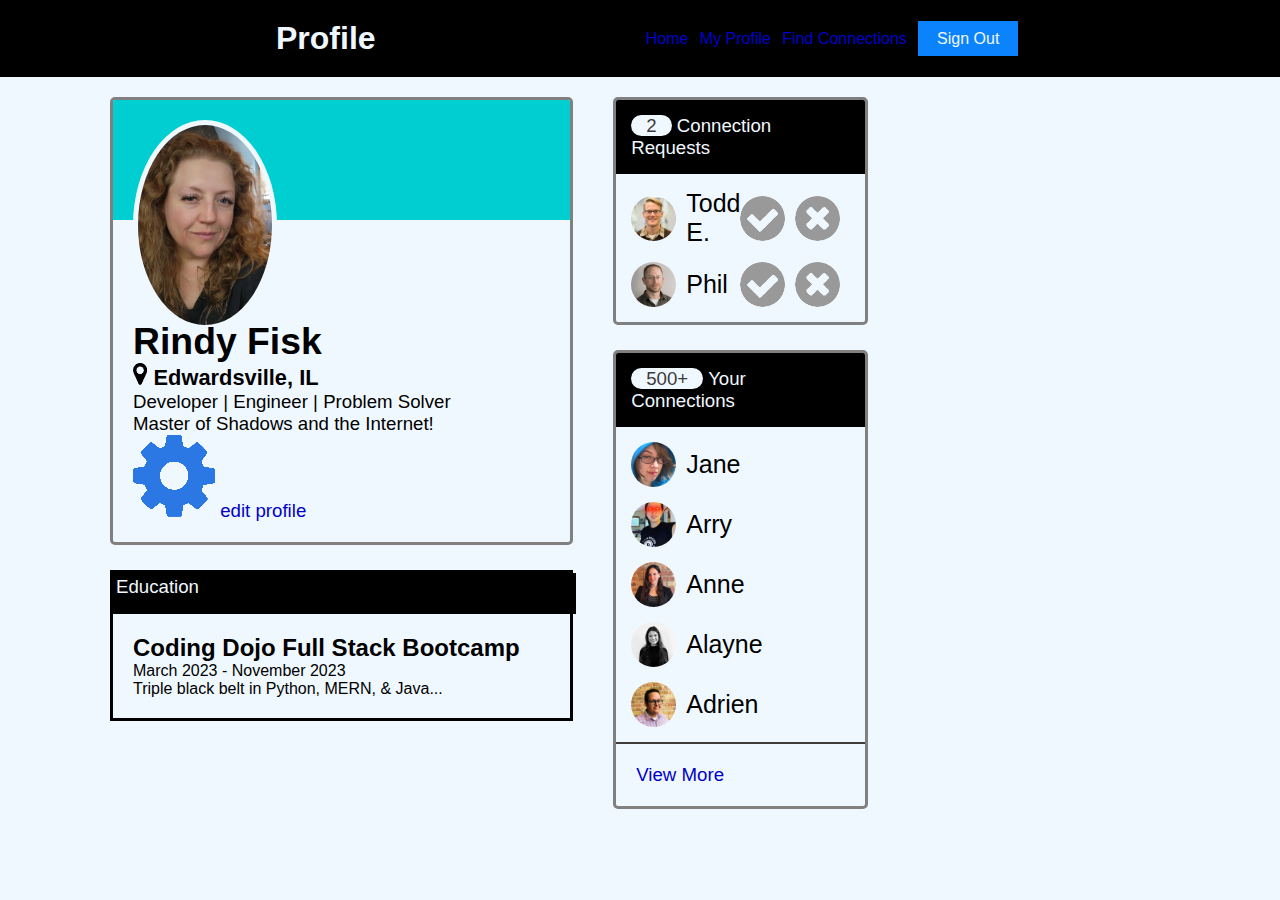
<file: Fisk_Rindy_Profile_Page/index.html>
<!DOCTYPE html>
<html lang="en">
<head>
    <meta charset="UTF-8">
    <meta http-equiv="X-UA-Compatible" content="IE=edge">
    <meta name="viewport" content="width=device-width, initial-scale=1.0">
    <title>Profile page</title>
    <link rel="stylesheet" href="style.css"><link rel="preconnect" href="https://fonts.googleapis.com">
    <link rel="preconnect" href="https://fonts.gstatic.com" crossorigin>
    <link href="https://fonts.googleapis.com/css2?family=Roboto&display=swap" rel="stylesheet">
</head>
<body>

    <!-- <div class="top_layer"> -->
        <div class="nav">
            <h1 class="nav-title">Profile</h1>
            <ul class="nav-links">
                <li><a href="#">Home</a></li>
                <li><a href="#" class="active">My Profile</a></li>
                <li><a href="#">Find Connections</a></li>
                <li><button class="btn">Sign Out</button></li>
            </ul>
        </div>
    <!-- </div> -->

    <div class="container-user">
        <div class="row">
            <!--Profile side-->
            <div class="col-2">
                <div class="profile-user">
                    <div class="profile-header">
                        <img src="img/rindy-s.png" alt="rindy" class="avatar">
                    </div>
                    <div class="profile-body">
                        <h1>Rindy Fisk</h1>
                        <h3>
                            <img src="icons/map-marker.png" alt="map marker" class="icon-s"> Edwardsville, IL
                            </h3>
                            <p>Developer | Engineer | Problem Solver<br>
                            Master of Shadows and the Internet!</p>
                            <p>
                                <a href="#">
                                    <img src="icons/gear.png" alt="gear" class="icons-s">
                                    <span>edit profile</span>
                                </a>
                            </p>
                    </div>
                </div>   
                <!--Profile Edwucation-->   
                <div class="education">
                    <div class="education-header">
                        <span>Education</span> 
                    </div> 
                    <div class="profile-body">
                        <h2>Coding Dojo Full Stack Bootcamp</h2>
                        <p>March 2023 - November 2023</p>
                        <p>Triple black belt in Python, MERN, & Java...</p>    
                    </div>
                </div>
            </div>
            <!--Friends/Connection side-->
            <div class="col">
                <!--New Table-->
                <div class="connections">
                    <div class="connections-header">
                        <span class="friends">2</span>
                        <span>Connection Requests</span> 
                    </div> 
                    <div class="user-line">
                        <span class="start">
                            <img src="img/todd-s.jpg" alt="todd" class="avatar-s">
                            <span>Todd E.</span> 
                        </span>
                        <span class="end">
                            <img src="icons/accept-circle.png" alt="accept" class="avatar-s">
                            <img src="icons/close-circle.png" alt="decline" class="avatar-s">
                        </span>
                    </div>
                    <div class="user-line">
                        <span class="start">
                            <img src="img/phil-s.jpg" alt="phil" class="avatar-s">
                            <span>Phil</span> 
                        </span>
                        <span class="end">
                            <img src="icons/accept-circle.png" alt="accept" class="avatar-s">
                            <img src="icons/close-circle.png" alt="decline" class="avatar-s">
                        </span>
                    </div>
                </div>
                <!--New Table-->
                <div class="connections">
                    <div class="connections-header">
                        <span class="friends">500+</span>
                        <span>Your Connections</span> 
                    </div> 
                    <div class="user-line">
                        <span class="start">
                            <img src="img/jane-m.jpg" alt="jane" class="avatar-s">
                            <span>Jane</span> 
                        </span>
                    </div>
                    <div class="user-line">
                        <span class="start">
                            <img src="img/arry-s.jpg" alt="arry" class="avatar-s">
                            <span>Arry</span> 
                        </span>
                    </div>
                    <div class="user-line">
                        <span class="start">
                            <img src="img/anne-s.jpg" alt="anne" class="avatar-s">
                            <span>Anne</span> 
                        </span>
                    </div>
                    <div class="user-line">
                        <span class="start">
                            <img src="img/alayne-s.jpg" alt="alayne" class="avatar-s">
                            <span>Alayne</span> 
                        </span>
                    </div>
                    <div class="user-line">
                        <span class="start">
                            <img src="img/adrien-s.jpg" alt="adrien" class="avatar-s">
                            <span>Adrien</span> 
                        </span>
                    </div>
                    <div class="footer">
                        <a href="#">View More</a>
                    </div>
                </div>
            </div>
        </div>
    </div>
</body>
</html>
</file>
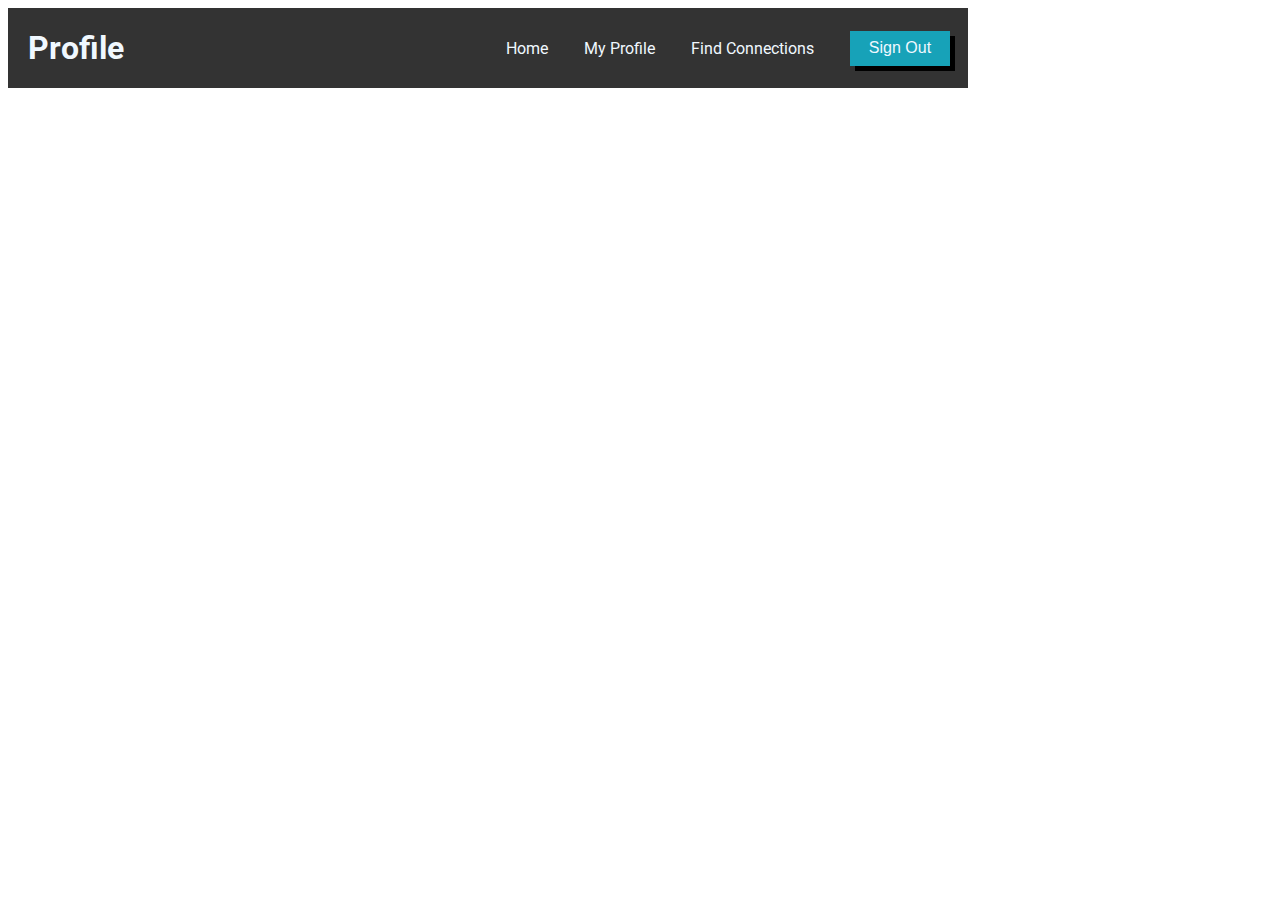
<file: Fisk_Rindy_Reconstruction_Flex_Navbar/index.html>
<!DOCTYPE html>
<html lang="en">
<head>
    <meta charset="UTF-8">
    <meta http-equiv="X-UA-Compatible" content="IE=edge">
    <meta name="viewport" content="width=device-width, initial-scale=1.0">
    <title>Navbar</title>
    <link rel="stylesheet" href="style.css"><link rel="preconnect" href="https://fonts.googleapis.com">
    <link rel="preconnect" href="https://fonts.gstatic.com" crossorigin>
    <link href="https://fonts.googleapis.com/css2?family=Roboto&display=swap" rel="stylesheet">
</head>
<body>
    <div class="nav">
        <h1 class="nav-title">Profile</h1>
        <ul class="nav-links">
            <li><a href="#">Home</a></li>
            <li><a href="#" class="active">My Profile</a></li>
            <li><a href="#">Find Connections</a></li>
            <li><button class="btn">Sign Out</button></li>
        </ul>
    </div>
</body>
</html>
</file>
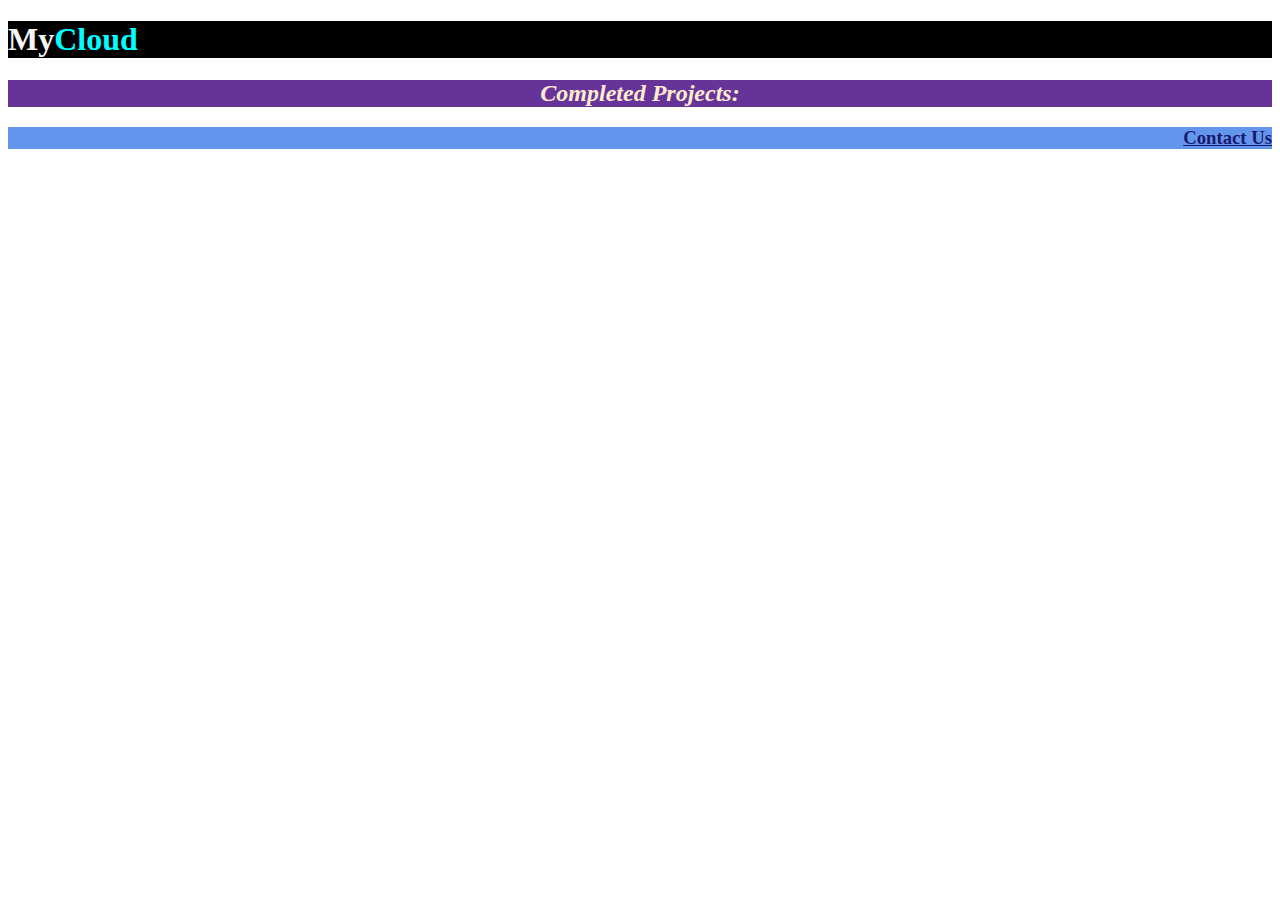
<file: Fisk_Rindy_Text_Styling/Index.html>
<!DOCTYPE html>
<html lang="en">
<head>
    <meta charset="UTF-8">
    <meta http-equiv="X-UA-Compatible" content="IE=edge">
    <meta name="viewport" content="width=device-width, initial-scale=1.0">
    <title>Text Styling</title>
    <link rel="stylesheet" href="style.css">
</head>
<body>
    <h1>My<span style="color:aqua">Cloud</span></h1>
    
    <div><h2>Completed Projects:</h2></div>
    <p></p><h3>Contact Us</h3>
</body>
</html>
</file>
<file: Fisk_Rindy_Button_Clicker/style.css>
#wrapper {
    margin: 0px auto;
    padding: 0px;
    width: 1000px;
    background-color: darkgray;
    font-family: 'Laila', sans-serif;
}

#nav {
    display: flex;
    justify-content: space-between;
    padding: 0px 30px;
    align-items: center;
}

#nav button {
    display: flex;
    align-items: center;
    list-style-type: none;
    font-size: 16pt;
    background-color: rgb(10, 131, 252);
    color: aliceblue;
    padding: 10px;
    border: none;
    box-shadow: 5px 5px black;
}

#main {
    display: flex;
    justify-content: space-evenly;
    padding: 10px;
}

.output {
    width: 50%;
    justify-content: space-between;
}

.japanese {
    display: flex;
    border: 2px solid black;
    justify-content: space-between;
    align-items: center;
    padding: 10px 10%;
}

.programmer {
    display: flex;
    border: 2px solid black;
    justify-content: space-between;
    align-items: center;
    padding: 10px 10%;
}

.input {
    width: 30%;
    display: inline-block;
    border: 2px solid black;
    justify-content: space-around;
    align-items: center;
    padding: 5px;
    margin-bottom: 250px;
    margin-left: 20px;
}

.input h3 {
    align-items: center;
}
</file>
<file: Fisk_Rindy_Calculator/style.css>
* {
    margin: 0;
    padding: 0;
    font-family: monospace;
}

#calculator {
    background-color: black;
    display: inline-block;
    width: 250px;
    padding: 20px;
    margin: 0 auto;
    top: 10px;
}

#display {
    background-color: gray;
    color: white;
    font-size: 2.5rem;
    text-align: right;
    margin-bottom: 10px;
    width: 100%;
    white-space: nowrap;
    text-overflow: ellipsis;
    overflow: hidden;
}

.row {
    height: 4rem;
    display: flex;
    justify-content: space-around;
    align-items: center;
}

button {
    font-size: 1.8rem;
    width: 3rem;
    height: 3rem;
    border-radius: 50%;
    background-color: gray;
    color: white;
    border: none;
    cursor: pointer;
}

button:active {
    background-color: gray;
}

.operator {
    background-color: darkorange;
}

.operator:active {
    background-color: orange;
}

#equals {
    width: 100%;
    border-radius: 1.5rem;
    background-color: white;
    color: black;
}

#equals:active {
    background-color: white;
}
</file>
<file: Fisk_Rindy_CSS_Button_Up/style.css>
.btn-search, .btn-add, .btn-primary {
    display: block;
    margin-bottom: 10px;
    height: 40px;
}

.btn-search { 
    font-weight: 900;
    width: 100px;
    border-radius: 20 px;
    color: #7dc8c8;
    border: 2pm solid #7dc8c8;
    background-color: #fff;
}
.btn-add {
    width: 40px;
    background-color: #00d1b2;
    color: #fff;
    border-radius: 50%;
    border: none;
}
.btn-primary {
    width: 150px;
    background-color: #2b78e4;
    color: #fff;
    border: 2px solid #000;
    box-shadow: 3px 3px black;
}
</file>
<file: Fisk_Rindy_DojoWeather/style.css>
* {
    margin: 0;
    padding: 0;
}


#wrapper {
    background-color: white);
    width: 1000px;
    margin: 0 auto;
}


#nav {
    background-color: rgb(129, 214, 214);
    color: white;
    display: flex;
    justify-content: space-between;
    align-items: center;
    height: 110px;
    margin-bottom: 20px;
    padding: 10px;
}


h1 {
    font-size: 32pt;
}


#nav ul {
    width: 35%;
    display: flex;
    justify-content: space-between;
    margin-bottom: 15px;
    list-style-type: none;
}


#nav a {
    color: white;
    text-decoration: none;
    font-size: 18pt;
}


.town_banner {
    display: flex;
    height: 80px;
    align-items: center;
    justify-content: space-between;
    margin-bottom: 30px;
    border-bottom: 2px solid black;
}


.town_banner form{
    display: flex;
    padding: 10px;
}


.town_banner h2 {
    font-size: 20pt;
}


.town_banner p, .town_banner select {
font-size: 16pt;
padding: 3px;
}


.town_banner select {
    width: 62px;
}

.forcast_columns {
    display: flex;
}


.forcast {
    flex: 1;
    background-color: white;
    text-align: center;
    padding: 30px 0;
}


.forcast img {
    border-radius: 50%;
    display: flex;
    justify-content: space-around;
    margin-top: 20px;
}


.degrees {
    display: flex;
    justify-content: space-around;
}


.top_temp::after, .low_temp::after {
    content: "°";
}

.top_temp {
 color: red;
 font-size: 20pt;
 font-weight: 800;
}


.low_temp {
    color: blue;
    font-size: 20pt;
    font-weight: 800;
}


#popup, .cookiePopup {
    display: flex;
    justify-content: space-around;
    width: 100%;
    position: fixed;
    bottom: 10px;
}


.cookiePopup {
    display: flex;
    justify-content: space-between;
    align-items: center;
    width: 1000px;
    height: 180px;
    padding: 25px;
    box-sizing: border-box;
    border: 2px solid black;
    margin: 0 auto;
}


.popup_button {
    background-color: cadetblue;
    font-size: 20px;
    border: 2px solid black;
    box-shadow: 5px 5px black;
    padding: 10px 10px;
}
</file>
<file: Fisk_Rindy_Flex-ible_Columns/style.css>
.row{
    display: flex;
}
.col, .col-2, .col-3{
    margin: 10px;
    padding: 10px;
    background-color: cyan;
    flex: 1;
}
.col-2{
    flex: 2;
}
.col-3{
    flex: 3;
}
</file>
<file: Fisk_Rindy_Flex_Navbar/style.css>
.nav{
    background-color: rgb(81, 80, 85);    
    display: flex;
    justify-content: space-between;
    width: 960px;
    height: 50px;
}
.nav-title{
    display: flex;
    color: white;
    margin-left: 25px;
    align-items: center;
}
.nav-links{
    display: flex;
    justify-content: space-between;
    align-items: center;
    color: white;
    list-style-type: none;
    width: 50%;
}
a{
    color: white;
}
</file>
<file: Fisk_Rindy_Flex_Our_Blocks/style.css>
.container{
    width: 950px;
    background-color: silver;
    margin: 0px auto;
    padding: 20px;
}
.top-nav {
    height: 150px;
    background-color: green;
    margin-bottom: 20px;
}
.side-nav {
    height: 300px;
    width: 200px;
    background-color: blue;
}
.main {
    height: 400px;
    width: 700px;
    background-color: red;
    margin-left: 20px;
    padding: 10px;
}
.sub-content {
    height: 200px;
    width: 210px;
    background-color: yellow;
    margin: 10px;
}
#advertisement {
    height: 120px;
    width: 660px;
    background-color: purple;
    margin: 15px;
}
.row {
    display: flex;
}
</file>
<file: Fisk_Rindy_GitHub_Blocks/style.css>
#wrapper{
    width: 780px;
    background-color: white;
    padding: 50px;
    margin: 0px auto;
    border: 10px solid white;
}
h1{
    text-align: center;
    font-size: 35pt;
    font-weight: bolder;
    color: rgb(54, 60, 65);
}
.blue{
    background-color: aqua;
    height: 200px;
    display: flex;
    justify-content: space-around;
    padding: 15px;
    border: 10px solid white;
}
.pink{
    background-color: orchid;
    height: 200px;
    display: flex;
    justify-content: space-around;
    padding: 20px;
    border: 10px solid white;
}
.white{
    background-color: white;
    height: 200px;
    display: flex;
    justify-content: space-around;
    padding: 15px;
    border: 10px solid white;
}
.github{
    width: 780px;
    justify-content: center;
    margin-top: 10px;
    margin-left: 15px;
    display: flex;
}
</file>
<file: Fisk_Rindy_Likes_Vol_2/style.css>
* {
    margin: 0;
    padding: 0;
}

body {
    font-family: sans-serif;
}

.container {
    width: 1000px;
    margin: 0 auto;
}

/* Heading of Page*/

.top {
    background-color: #161313;
    color: aliceblue;
    padding: 20px;
    margin-bottom: 30px;
}

/*Title*/

.title {
    text-align: center;
    padding-bottom: 20px;
    border-bottom: 2px solid #575656;
    margin-bottom: 35px;
}

.banner_line {
    display: flex;
}

/*Left Side w/ Avatar*/

.left {
    flex: 1;
}

/* My Avatar*/

.me {
    padding: 20px;
    border: 2px solid #999;
    text-align: center;
}

.avatar {
    height: 128px;
    margin: 20px;
}

.left p {
    margin: 20px;
}

/*Right Side Posts*/

.right {
    flex: 2;
    margin-left: 30px;
}

.post {
    padding: 20px;
    margin-bottom: 30px;
    border: 2px solid #999;
    font-size: 1.2rem;
}

.top-line {
    height: 40px;
    display: flex;
    justify-content: space-between;
    align-items: center;
    margin-bottom: 30px
}

.like-btn {
    background-color: #ffd966;
    padding: 5px 10px;
    border: 2px solid #000;
    box-shadow: 4px 4px #000;
    font-size: 1.2rem;
    margin-left: 20px;
    cursor: pointer;
}
</file>
<file: Fisk_Rindy_Plotting_Our_Blocks/style.css>
.container {
    width: 950px;
    background-color: silver;
    margin: 0px auto;
    padding: 25px;
}
.top-nav {
    height: 150px;
    background-color: green;
    margin-bottom: 20px;
}
.side-nav {
    height: 300px;
    width: 200px;
    background-color: blue;
    display: inline-block;
    margin-right: 20px;
}
.main {
    height: 400px;
    width: 700px;
    background-color: red;
    display: inline-block;
    vertical-align: top;
    padding: 12px;
}
.sub-content {
    height: 200px;
    width: 210px;
    background-color: yellow;
    display: inline-block;
    margin: 9px;
}
#advertisement {
    height: 120px;
    width: 660px;
    background-color: purple;
    margin: 20px;
}
</file>
<file: Fisk_Rindy_Profile_Page/style.css>
* {
    margin: 0;
    padding: 0;
}
body {
    font-family: sans-serif;
    background-color: aliceblue;
}
/* .top_layer {
    background-color: black;
} */
.nav {
    /* width: 1100px; */
    /* margin: 0px auto; */
    padding: 20px 20%;
    background-color: black;
    color: aliceblue;
    display: flex;
    justify-content: space-between;
    align-items: center;
    /* height: 80px; */
}
.nav-links {
    width: 50%;
    display: flex;
    align-items: center;
    list-style-type: none;
    justify-content: space-around;
}
a {
    color: aliceblue;
    text-decoration: none;
}
.btn {
    height: 35px;
    width: 100px;
    background-color: rgb(10, 131, 252);
    color: aliceblue;
    font-size: 16px;
    border: none;
    box-shadow: 5px 5px black;
}
.nav-title {
    margin-left: 20px;
}



.container-user {
    width: 1100px;
    margin: 0px auto;
    display: flex;
    justify-content: space-between;
    align-items: center;
}
.row {
    display: flex;
}
.col, .col-2{
    margin: 10px;
    padding: 10px;
    flex: 1;
}
.col-2 {
    flex: 2;
}


.profile-user, .connections {
    background-color: aliceblue;
    display: inline-block
    width 100%;
    border: 3px solid grey;
    margin-bottom: 25px;
    border-radius: 5px;
    font-size: 14pt;
    overflow: hidden;
}
.profile-header {
    background-color: darkturquoise;
    height: 120px;
    margin-bottom: 80px;
}
.profile-body {
    padding: 20px;
}
.body h1,
.body h2,
.body h3,
.body p {
    margin: 20px 0px;
}
.avatar {
    border-radius: 50%;
    background-color: aliceblue;
    height: 200px;
    padding: 5px;
    margin-top: 20px;
    margin-left: 20px;
}
.icon-s {
    height: 22px;
}
a {
    color: mediumblue;
}
.connections-header {
    background-color: black;
    padding: 15px;
    color: aliceblue;
}
.avatar-s {
    border-radius: 50%;
    height: 45px;
    margin-right: 10px;
}
.user-line {
    display: flex;
    justify-content: space-between;
    margin: 15px;
}
.start, .end {
    display: flex;
    align-items: center;
    font-size: 25px;
}

.footer {
    padding: 20px;
    border-top: 2px solid rgb(62, 59, 59);
}
.friends {
    background-color: aliceblue;
    color: rgb(62, 59, 59);
    border-radius: 15px;
    height: 25px;
    padding: 0px 15px;
}


.education {
    margin: 0px auto;
    font-family: sans-serif;
    border: 3px solid black;
}
.education-header {
    background-color: black;
    color: aliceblue;
    width: 100%;
    border: 3px solid black;
    margin: 0px auto;
    font-size: 14pt;
    overflow: hidden;
    height: 35px;
}
.profile-edu {
    align-items: center;
    margin: 0px auto;
}
.dates {
    font-size: 18px;
    color: black;
}
</file>
<file: Fisk_Rindy_Reconstruction_Flex_Navbar/style.css>
body {
    font-family: 'Roboto', sans-serif;;
}
.nav {
    background-color: #333333;
    color: aliceblue;
    height: 80px;
    width: 960px;
    display: flex;    /*FLEX*/
    align-items: center;  /*spaces evenly top to bottom*/
    justify-content: space-between;
}
.nav-links {
    width: 50%;
    display: flex;     /*FLEX*/
    align-items: center;   /*spaces evenly top to bottom*/
    list-style-type: none;  /*gets rid of bullet points in hyperlinks*/
    justify-content: space-around;
}
a{           /*This changes the hyperlink blue to whatever color*/
    color: aliceblue;
    text-decoration: none;
}
.nav-title {    /*Moving over the Profile Title*/
    margin-left: 20px;
}
.btn {   /*button*/
    height: 35px;
    width: 100px;
    background-color: #17a2b8;
    color: aliceblue;
    border: none;
    font-size: 16px;
    box-shadow: 5px 5px #000000;
}


/*if more than one ancor tag - be specific - .nav a
.nav a{           
    color: aliceblue;
    text-decoration: none;
}
*/
</file>
<file: Fisk_Rindy_Text_Styling/style.css>
h1 {
    background-color: black;
    color: whitesmoke;
    text-align:left
}
h2 {  
    background-color: rebeccapurple;
    color: blanchedalmond;
    text-align:center
}
h2 {
    font-style: italic
}
h3 {
    background-color:cornflowerblue;
    color: midnightblue;
    text-align:right
}
h3 {
    text-decoration: underline;
  }
</file>
<file: Fisk_Rindy_CSS_Library/dojo.css>
/* CSS reset */
* {
  margin: 0;
  padding: 0;
  box-sizing: border-box;
}
    


/* Fixed width container class that will "auto-center" itself */
.container {
  width: 1200px;
  margin: 0 auto;
}

/*Navbar*/

body {
    font-family: 'Roboto', sans-serif;;
}
.nav {
    background-color: #333333;
    color: aliceblue;
    height: 80px;
    width: 960px;
    display: flex;    
    align-items: center; 
    justify-content: space-between;
}
.nav-links {
    width: 50%;
    display: flex;    
    align-items: center;   
    list-style-type: none;  
    justify-content: space-around;
}
a{          
    color: aliceblue;
    text-decoration: none;
}
.nav-title {   
    margin-left: 20px;
}
.btn {   
    height: 35px;
    width: 100px;
    background-color: #17a2b8;
    color: aliceblue;
    border: none;
    font-size: 16px;
    box-shadow: 5px 5px #000000;
}


/* .btn  */
.btn-search {
    display: block;
    margin-bottom: 10px;
    height: 40px;
}

.btn-search { 
    font-weight: 900;
    width: 100px;
    border-radius: 20 px;
    color: #7dc8c8;
    border: 2pm solid #7dc8c8;
    background-color: #fff;
}


/*Flex-ible Columns*/
.row{
    display: flex;
}
.col, .col-2, .col-3{
    margin: 10px;
    padding: 10px;
    background-color: cyan;
    flex: 1;
}
.col-2{
    flex: 2;
}
.col-3{
    flex: 3;
}
</file>
<file: Fisk_Rindy_Making_Connections/style.css>
/* CSS Reset */

* {
    margin: 0;
    padding: 0;
}

/* styles to apply to body */

body {
    background-color: #f3f3f3;
    font-family: 'Roboto', sans-serif;
}

.flex-container {
    width: 1000px;
    margin: 0 auto;
}

.flex-container, .nav-links, .nav {
    display: flex;
    justify-content: space-between;
    align-items: center;
}

.nav {
    height: 80px;
    background-color: #222;
    color: #fff;
    margin-bottom: 20px;
}

.nav-links {
    width: 50%;
    list-style-type: none;
    align-items: center;
}

.nav-links a {
    color: #f3f3f3;
    text-decoration: none;
}

.nav-links a.active {
    color: #fff;
    font-weight: bold;
}

.btn {
    height: 30px;
    width: 100px;
    color: #fff;
    background-color: #17a2b8;
    border: none;
    font-size: 1rem;
    font-weight: bold;
}

.flex-container.main {
    align-items: flex-start;
}

.col-2 {
    flex: 2;
    margin-right: 20px;
}

.col-1 {
    flex: 1;
}

.card {
    background-color: #fff;
    border: 2px solid #999;
    margin-bottom: 20px;
    border-radius: 5px;
    font-size: 1.2rem;
    overflow: hidden;
}


.card-header {
    padding: 20px;
    background-color: #222;
    color: #f3f3f3;
}

.card-header {
    display: flex;
    align-items: center;
}

.card-body {
    padding: 20px;
}

.card-body h1, 
.card-body h2,
.card-body h3,
.card-body p {
    margin: 20px 0px;
}

.user-card .card-header {
    background-color: #17a2b8;
    height: 85px;
    margin-bottom: 70px;
    display: block;
}

.card-footer {
    border-top: 2px solid #999;
    display: flex;
    align-items: center;
    padding: 20px;
}

.avatar-m {
    border-radius: 50%;
    background-color: #fff;
    height: 190px;
    padding: 5px;
}

.icon-s {
    height: 20px;
}

a {
    color: #3a81e6;
}

.dates {
    color: #777;
}

.card-list {
    padding: 0 20px;
    padding-top: 20px;
    list-style-type: none;
}

.card-list-item, 
.card-list-item > * {
    display: flex;
    align-items: center;
}

.card-list-item {
    margin-bottom: 20px;
    justify-content: space-between;
}

.card-list-item.start {
    justify-content: flex-start;
}

.avatar-s, .icon {
    height: 50px;
    border-radius: 50%;
    margin-right: 10px;
}

.icon {
    height: 35px;
}

.icon, .btn {
    cursor: pointer;
}

.icon:last-child {
    margin-right: 0;
}

.badge {
    font-size: 1rem;
    height: 24px;
    line-height: 24px;
    padding: 0 10px;
    background-color: #999;
    border-radius: 12px;
    margin-right: 10px;
}
</file>
